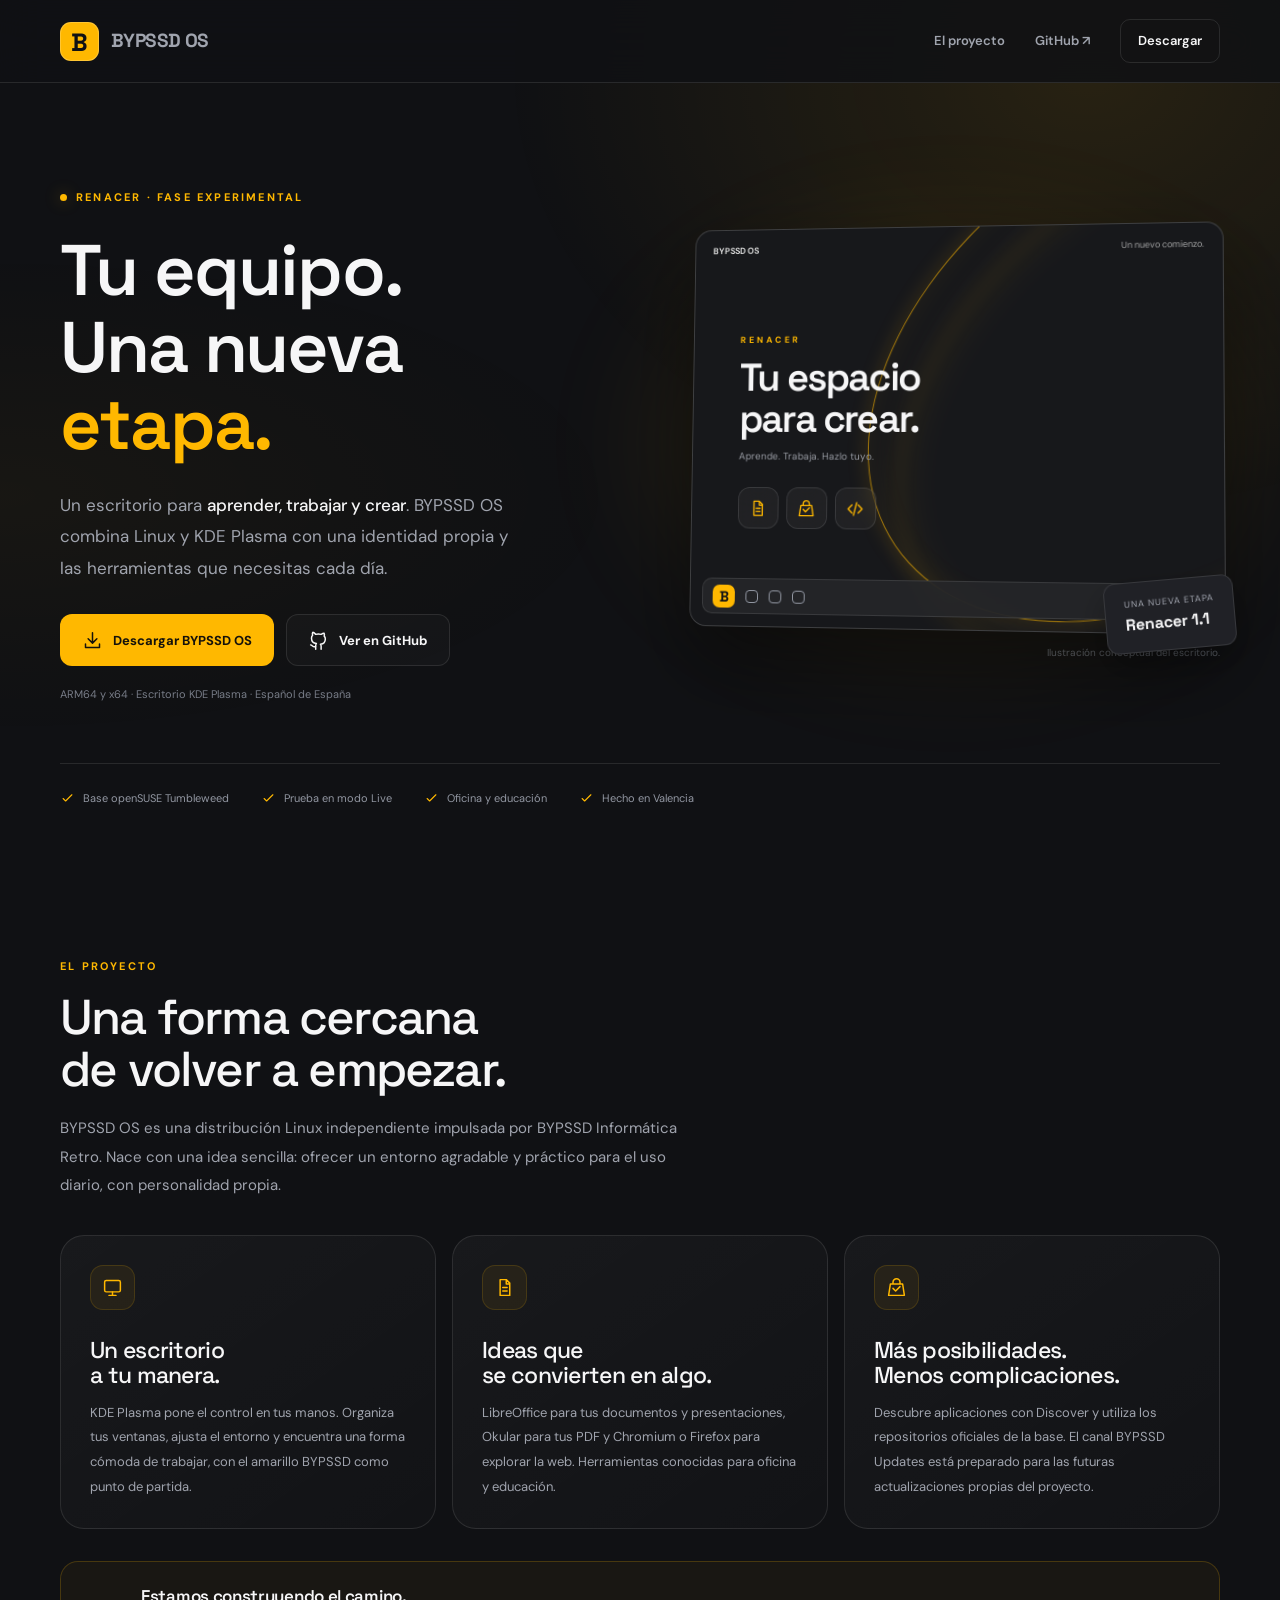
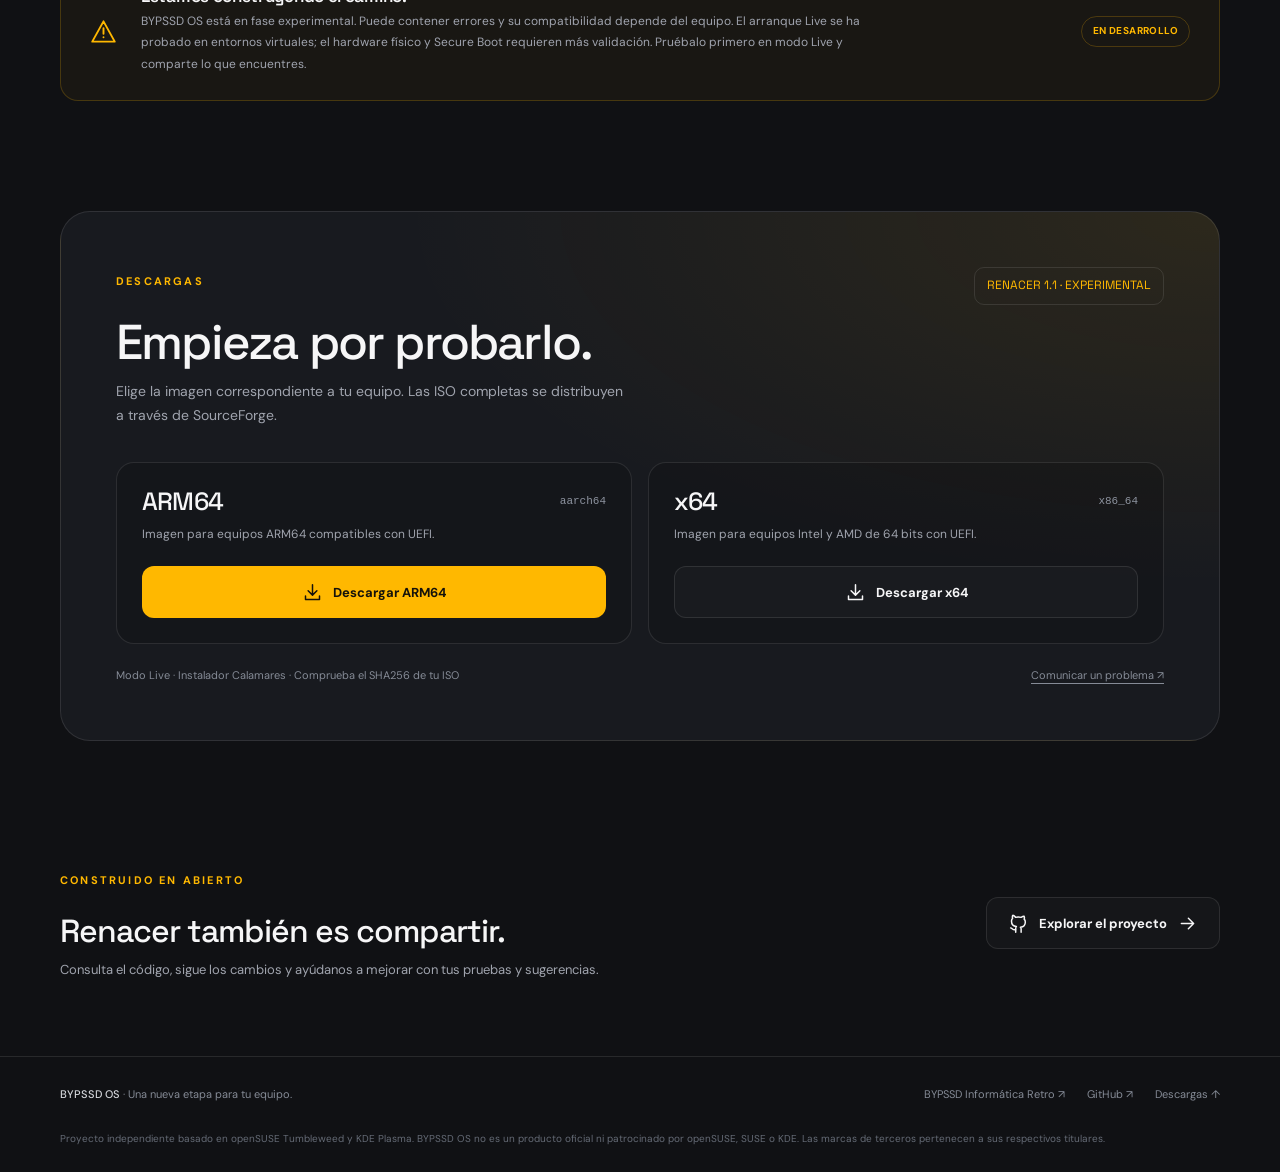
<file: index.html>
<!DOCTYPE html>
<html lang="es">
<head>
  <meta charset="UTF-8">
  <meta name="viewport" content="width=device-width, initial-scale=1">
  <meta name="theme-color" content="#101114">
  <meta name="description" content="BYPSSD OS Renacer: un sistema Linux con KDE Plasma para aprender, trabajar y dar una nueva etapa a tu equipo. Proyecto en fase experimental.">

  <title>BYPSSD OS — Renacer</title>

  <style>
    @import url('https://fonts.googleapis.com/css2?family=DM+Sans:wght@400;500;600;700&family=Space+Grotesk:wght@400;500;600;700&display=swap');

    :root {
      --yellow: #ffb800;
      --yellow-light: #ffd166;
      --background: #101114;
      --surface: #181a1f;
      --text: #f6f6f7;
      --muted: #a0a4ae;
      --border: rgba(255, 255, 255, .10);
      --radius: 24px;
      --heading: "Space Grotesk", sans-serif;
      --body: "DM Sans", sans-serif;
    }

    * { box-sizing: border-box; }

    html {
      scroll-behavior: smooth;
      scroll-padding-top: 100px;
    }

    body {
      margin: 0;
      background: var(--background);
      color: var(--text);
      font-family: var(--body);
      line-height: 1.65;
      -webkit-font-smoothing: antialiased;
    }

    body::before {
      content: "";
      position: fixed;
      inset: 0;
      z-index: -1;
      pointer-events: none;
      background:
        radial-gradient(ellipse at 85% 8%, rgba(255,184,0,.10), transparent 38%),
        radial-gradient(ellipse at 0% 55%, rgba(255,184,0,.035), transparent 35%);
    }

    a { color: inherit; text-decoration: none; }

    button, a { -webkit-tap-highlight-color: transparent; }

    a:focus-visible, button:focus-visible {
      outline: 3px solid var(--yellow);
      outline-offset: 6px;
    }

    ::selection {
      color: #101114;
      background: var(--yellow);
    }

    .container {
      width: min(1160px, calc(100% - 48px));
      margin-inline: auto;
    }

    .icon {
      width: 21px;
      height: 21px;
      fill: none;
      stroke: currentColor;
      stroke-width: 1.7;
      stroke-linecap: round;
      stroke-linejoin: round;
      flex-shrink: 0;
    }

    .header {
      position: sticky;
      top: 0;
      z-index: 20;
      border-bottom: 1px solid var(--border);
      background: rgba(16,17,20,.85);
      backdrop-filter: blur(20px);
    }

    .nav {
      min-height: 82px;
      display: flex;
      align-items: center;
      justify-content: space-between;
      gap: 24px;
    }

    .brand {
      display: inline-flex;
      align-items: center;
      gap: 12px;
      font-family: var(--heading);
      font-weight: 700;
      font-size: 19px;
      letter-spacing: -.6px;
    }

    .brand-mark {
      display: grid;
      place-items: center;
      width: 39px;
      height: 39px;
      color: #101114;
      background: var(--yellow);
      border-radius: 11px;
      font-size: 25px;
      font-weight: 700;
      box-shadow: inset 0 0 0 1px rgba(255,255,255,.2);
    }

    .brand span:last-child { color: var(--muted); }

    .nav-links {
      display: flex;
      align-items: center;
      gap: 30px;
      font-size: 13px;
      font-weight: 600;
      color: var(--muted);
    }

    .nav-links a { transition: color .2s; }
    .nav-links a:hover { color: var(--text); }

    .nav-links .nav-download {
      padding: 10px 17px;
      color: var(--text);
      border: 1px solid var(--border);
      border-radius: 10px;
    }

    .hero {
      position: relative;
      padding: 100px 0 70px;
      overflow: hidden;
    }

    .hero-grid {
      display: grid;
      grid-template-columns: 1.05fr 1fr;
      align-items: center;
      gap: 64px;
    }

    .eyebrow {
      display: inline-flex;
      align-items: center;
      gap: 9px;
      margin-bottom: 25px;
      color: var(--yellow);
      font-size: 11px;
      font-weight: 700;
      letter-spacing: 2.2px;
      text-transform: uppercase;
    }

    .dot {
      width: 7px;
      height: 7px;
      border-radius: 50%;
      background: currentColor;
      box-shadow: 0 0 16px rgba(255,184,0,.4);
    }

    h1, h2, h3, p { margin-top: 0; }

    h1, h2, h3 {
      font-family: var(--heading);
      line-height: 1.08;
      letter-spacing: -1.8px;
    }

    h1 {
      margin-bottom: 26px;
      font-size: clamp(54px, 5.6vw, 78px);
      font-weight: 600;
    }

    h1 em {
      color: var(--yellow);
      font-style: normal;
    }

    .hero-description {
      max-width: 450px;
      margin-bottom: 30px;
      color: var(--muted);
      font-size: 17px;
      line-height: 1.85;
    }

    .hero-description strong {
      color: var(--text);
      font-weight: 500;
    }

    .actions {
      display: flex;
      flex-wrap: wrap;
      gap: 12px;
    }

    .button {
      min-height: 52px;
      display: inline-flex;
      justify-content: center;
      align-items: center;
      gap: 10px;
      padding: 14px 21px;
      border: 1px solid transparent;
      border-radius: 12px;
      font: 700 13px var(--body);
      cursor: pointer;
      transition: transform .2s, background .2s, border-color .2s, box-shadow .2s;
    }

    .button:hover { transform: translateY(-3px); }

    .button-primary {
      color: #15120b;
      background: var(--yellow);
    }

    .button-primary:hover {
      background: var(--yellow-light);
      box-shadow: 0 8px 30px rgba(255,184,0,.17);
    }

    .button-secondary {
      background: rgba(255,255,255,.025);
      border-color: var(--border);
    }

    .button-secondary:hover {
      background: rgba(255,255,255,.06);
      border-color: rgba(255,255,255,.22);
    }

    .hero-note {
      margin: 19px 0 0;
      color: #777c87;
      font-size: 11px;
    }

    /* Ilustración conceptual del escritorio, construida con HTML y CSS. */

    .visual {
      position: relative;
      padding: 28px 0;
    }

    .visual::before {
      content: "";
      position: absolute;
      inset: 10% -5%;
      background: var(--yellow);
      opacity: .09;
      filter: blur(70px);
      border-radius: 50%;
    }

    .desktop {
      position: relative;
      aspect-ratio: 1.32;
      overflow: hidden;
      border: 1px solid rgba(255,255,255,.17);
      border-radius: 17px;
      background: #17181b;
      box-shadow: 0 35px 85px rgba(0,0,0,.5);
      transform: perspective(1200px) rotateY(-6deg) rotateX(3deg);
      animation: arrive 1s ease both;
    }

    .desktop::before,
    .desktop::after {
      content: "";
      position: absolute;
      width: 125%;
      height: 110%;
      left: 28%;
      top: -23%;
      border: 1px solid rgba(255,184,0,.62);
      border-radius: 50%;
      transform: rotate(-35deg);
      box-shadow:
        0 0 22px rgba(255,184,0,.15),
        inset 0 0 35px rgba(255,184,0,.06);
    }

    .desktop::after {
      left: 34%;
      top: -16%;
      border-width: 8px;
      border-color: rgba(255,184,0,.05);
      filter: blur(7px);
    }

    .desktop-top {
      position: relative;
      z-index: 2;
      display: flex;
      align-items: center;
      justify-content: space-between;
      padding: 14px 18px;
      font-size: 9px;
      color: rgba(255,255,255,.6);
    }

    .desktop-top strong {
      color: #eee;
      font-weight: 600;
    }

    .desktop-center {
      position: absolute;
      z-index: 2;
      inset: 20% 9% 18%;
      display: flex;
      flex-direction: column;
      justify-content: center;
    }

    .desktop-label {
      color: var(--yellow);
      font-size: 9px;
      font-weight: 700;
      letter-spacing: 3px;
    }

    .desktop-title {
      margin: 10px 0 8px;
      font-family: var(--heading);
      font-size: clamp(30px, 3.1vw, 45px);
      font-weight: 600;
      line-height: 1.07;
      letter-spacing: -1.8px;
    }

    .desktop-subtitle {
      color: #989ba3;
      font-size: 10px;
    }

    .desktop-widgets {
      display: flex;
      gap: 8px;
      margin-top: 23px;
    }

    .mini-app {
      display: grid;
      place-items: center;
      width: 42px;
      height: 42px;
      border: 1px solid rgba(255,255,255,.11);
      border-radius: 12px;
      background: rgba(255,255,255,.045);
      backdrop-filter: blur(10px);
    }

    .mini-app .icon {
      width: 19px;
      height: 19px;
      color: var(--yellow);
    }

    .desktop-panel {
      position: absolute;
      z-index: 3;
      left: 12px;
      right: 12px;
      bottom: 12px;
      display: flex;
      align-items: center;
      justify-content: space-between;
      min-height: 36px;
      padding: 5px 10px;
      border: 1px solid rgba(255,255,255,.1);
      border-radius: 10px;
      background: rgba(38,39,43,.86);
      backdrop-filter: blur(15px);
    }

    .panel-apps {
      display: flex;
      align-items: center;
      gap: 11px;
    }

    .panel-launcher {
      display: grid;
      place-items: center;
      width: 23px;
      height: 23px;
      border-radius: 7px;
      color: #141414;
      background: var(--yellow);
      font-family: var(--heading);
      font-size: 15px;
      font-weight: 700;
    }

    .panel-item {
      width: 13px;
      height: 13px;
      border: 1.5px solid #9297a2;
      border-radius: 4px;
    }

    .panel-time {
      font-size: 9px;
      color: #d0d2d6;
    }

    .visual-caption {
      margin: 16px 0 0;
      text-align: right;
      color: #686e79;
      font-size: 10px;
    }

    .release-sticker {
      position: absolute;
      z-index: 5;
      right: -15px;
      bottom: 40px;
      padding: 14px 19px;
      border: 1px solid var(--border);
      border-radius: 12px;
      background: #202126;
      box-shadow: 0 15px 35px rgba(0,0,0,.3);
      transform: rotate(-5deg);
    }

    .release-sticker small {
      display: block;
      color: var(--muted);
      font-size: 9px;
      text-transform: uppercase;
      letter-spacing: 1px;
    }

    .release-sticker strong {
      font-family: var(--heading);
      font-size: 16px;
    }

    .facts {
      display: flex;
      flex-wrap: wrap;
      gap: 12px 32px;
      margin-top: 60px;
      padding-top: 25px;
      border-top: 1px solid var(--border);
      color: #9297a2;
      font-size: 11px;
    }

    .facts span {
      display: inline-flex;
      align-items: center;
      gap: 8px;
    }

    .facts svg { width: 15px; height: 15px; color: var(--yellow); }

    section { padding: 75px 0; }

    .section-heading {
      max-width: 650px;
      margin-bottom: 35px;
    }

    .section-heading .eyebrow { margin-bottom: 15px; }

    h2 {
      margin-bottom: 18px;
      font-size: clamp(32px, 4vw, 49px);
      font-weight: 500;
    }

    .section-heading > p {
      margin-bottom: 0;
      color: var(--muted);
      font-size: 15px;
      line-height: 1.9;
    }

    .features {
      display: grid;
      grid-template-columns: repeat(3, 1fr);
      gap: 16px;
    }

    .feature {
      padding: 29px;
      border: 1px solid var(--border);
      border-radius: var(--radius);
      background: linear-gradient(145deg, rgba(255,255,255,.035), rgba(255,255,255,.012));
      transition: transform .25s, border-color .25s;
    }

    .feature:hover {
      transform: translateY(-5px);
      border-color: rgba(255,184,0,.3);
    }

    .feature-icon {
      display: grid;
      place-items: center;
      width: 45px;
      height: 45px;
      margin-bottom: 28px;
      border: 1px solid rgba(255,184,0,.15);
      border-radius: 13px;
      color: var(--yellow);
      background: rgba(255,184,0,.065);
    }

    .feature h3 {
      margin-bottom: 13px;
      font-size: 23px;
      font-weight: 500;
      letter-spacing: -.7px;
    }

    .feature p {
      margin-bottom: 0;
      color: var(--muted);
      font-size: 13px;
      line-height: 1.9;
    }

    .experimental {
      display: grid;
      grid-template-columns: auto 1fr auto;
      align-items: center;
      gap: 24px;
      margin-top: 32px;
      padding: 25px 29px;
      border: 1px solid rgba(255,184,0,.2);
      border-radius: 18px;
      background: rgba(255,184,0,.04);
    }

    .experimental > .icon { color: var(--yellow); width: 27px; height: 27px; }

    .experimental h3 {
      margin-bottom: 5px;
      font-size: 17px;
      font-weight: 600;
      letter-spacing: -.3px;
    }

    .experimental p {
      max-width: 720px;
      margin-bottom: 0;
      color: var(--muted);
      font-size: 12px;
      line-height: 1.8;
    }

    .status-pill {
      flex-shrink: 0;
      padding: 6px 11px;
      border: 1px solid rgba(255,184,0,.22);
      border-radius: 99px;
      color: var(--yellow);
      font-size: 10px;
      font-weight: 700;
      letter-spacing: .4px;
    }

    .download-section { padding-top: 35px; }

    .download-box {
      position: relative;
      padding: 55px;
      overflow: hidden;
      border: 1px solid var(--border);
      border-radius: 30px;
      background:
        radial-gradient(ellipse at 100% 0%, rgba(255,184,0,.09), transparent 50%),
        var(--surface);
    }

    .download-header {
      display: flex;
      align-items: start;
      justify-content: space-between;
      gap: 30px;
      margin-bottom: 35px;
    }

    .download-header h2 { margin-bottom: 12px; }

    .download-header p {
      max-width: 510px;
      margin-bottom: 0;
      color: var(--muted);
      font-size: 14px;
    }

    .version {
      padding: 8px 12px;
      border: 1px solid var(--border);
      border-radius: 10px;
      color: var(--yellow);
      font-family: var(--heading);
      font-size: 12px;
      white-space: nowrap;
    }

    .downloads {
      display: grid;
      grid-template-columns: repeat(2, 1fr);
      gap: 16px;
    }

    .download-card {
      padding: 25px;
      border: 1px solid var(--border);
      border-radius: 18px;
      background: rgba(0,0,0,.15);
    }

    .download-card-top {
      display: flex;
      align-items: center;
      justify-content: space-between;
      gap: 16px;
      margin-bottom: 10px;
    }

    .download-card h3 {
      margin-bottom: 0;
      font-size: 25px;
      font-weight: 500;
      letter-spacing: -.8px;
    }

    .architecture {
      color: #8d939f;
      font-family: monospace;
      font-size: 11px;
    }

    .download-card p {
      margin-bottom: 22px;
      color: var(--muted);
      font-size: 12px;
    }

    .download-card .button { width: 100%; }

    .download-details {
      display: flex;
      flex-wrap: wrap;
      justify-content: space-between;
      gap: 10px;
      margin-top: 22px;
      color: #858b96;
      font-size: 11px;
    }

    .download-details a {
      text-decoration: underline;
      text-underline-offset: 4px;
    }

    .community {
      display: flex;
      align-items: center;
      justify-content: space-between;
      gap: 35px;
      padding-block: 50px 75px;
    }

    .community h2 {
      margin-bottom: 11px;
      font-size: 32px;
      letter-spacing: -1px;
    }

    .community p {
      margin-bottom: 0;
      color: var(--muted);
      font-size: 13px;
    }

    .community .button { flex-shrink: 0; }

    footer {
      border-top: 1px solid var(--border);
      padding: 28px 0;
    }

    .footer-content {
      display: flex;
      justify-content: space-between;
      align-items: center;
      gap: 24px;
      color: #858b96;
      font-size: 11px;
    }

    .footer-content strong { color: #d4d6db; font-weight: 500; }

    .footer-links {
      display: flex;
      gap: 22px;
      flex-wrap: wrap;
    }

    .footer-links a:hover { color: var(--yellow); }

    .attribution {
      padding-bottom: 25px;
      color: #656b76;
      font-size: 10px;
    }

    .attribution p { margin: 0; }

    @keyframes arrive {
      from {
        opacity: 0;
        transform: perspective(1200px) rotateY(-6deg) rotateX(3deg) translateY(20px);
      }
      to {
        opacity: 1;
        transform: perspective(1200px) rotateY(-6deg) rotateX(3deg) translateY(0);
      }
    }

    @media (min-width: 1500px) {
      .hero { padding-top: 130px; }
    }

    @media (max-width: 950px) {
      .hero-grid { gap: 32px; }
      h1 { font-size: 58px; }
      .hero-description { font-size: 15px; }
      .feature { padding: 24px; }
      .experimental { grid-template-columns: auto 1fr; }
      .experimental .status-pill { display: none; }
      .download-box { padding: 35px; }
    }

    @media (max-width: 760px) {
      .container { width: min(580px, calc(100% - 36px)); }
      .nav { min-height: 72px; }
      .nav-links { gap: 16px; }
      .nav-links .desktop-link { display: none; }

      .hero { padding: 65px 0 35px; }

      .hero-grid {
        grid-template-columns: 1fr;
        gap: 40px;
      }

      h1 { font-size: clamp(51px, 11vw, 74px); }

      .hero-description { max-width: 480px; font-size: 16px; }
      .visual { width: 94%; margin-inline: auto; padding: 5px 0 15px; }
      .desktop { aspect-ratio: 1.5; }
      .desktop-title { font-size: clamp(29px, 7vw, 45px); }
      .release-sticker { right: -10px; bottom: 25px; padding: 10px 15px; }

      .facts { margin-top: 30px; gap: 12px 23px; }

      section { padding: 50px 0; }
      .features { grid-template-columns: 1fr; }
      .feature { padding: 27px; }
      .feature-icon { margin-bottom: 20px; }
      .feature h3 { font-size: 25px; }

      .experimental { align-items: start; padding: 23px; gap: 16px; }

      .download-box { padding: 28px 22px; border-radius: 23px; }
      .download-header { gap: 15px; }
      .download-header h2 { font-size: 32px; }
      .download-header .version { display: none; }
      .downloads { grid-template-columns: 1fr; }

      .community {
        flex-direction: column;
        align-items: start;
        gap: 24px;
        padding-block: 20px 55px;
      }

      .footer-content { flex-direction: column; align-items: start; gap: 14px; }
      .attribution { padding-top: 0; }
    }

    @media (prefers-reduced-motion: reduce) {
      html { scroll-behavior: auto; }
      *, *::before, *::after {
        animation: none !important;
        transition: none !important;
      }
    }
  </style>
</head>

<body>

  <!-- Iconos propios: no se necesitan librerías externas. -->
  <svg xmlns="http://www.w3.org/2000/svg" style="display:none" aria-hidden="true">
    <symbol id="i-download" viewBox="0 0 24 24">
      <path d="M12 3v12m-5-5 5 5 5-5M4 16v4h16v-4"/>
    </symbol>
    <symbol id="i-github" viewBox="0 0 24 24">
      <path d="M9 19c-4 1-4-2-6-2m12 5v-3.4a3 3 0 0 0-.8-2.3c2.7-.3 5.6-1.3 5.6-6a4.7 4.7 0 0 0-1.3-3.3 4.3 4.3 0 0 0-.1-3.3s-1-.3-3.4 1.3a11.5 11.5 0 0 0-6.2 0C6.4 2.4 5.4 2.7 5.4 2.7A4.3 4.3 0 0 0 5.3 6a4.7 4.7 0 0 0-1.3 3.3c0 4.7 2.9 5.7 5.6 6a3 3 0 0 0-.8 2.3V22"/>
    </symbol>
    <symbol id="i-desktop" viewBox="0 0 24 24">
      <rect x="3" y="4" width="18" height="13" rx="2"/>
      <path d="M8 21h8m-4-4v4"/>
    </symbol>
    <symbol id="i-document" viewBox="0 0 24 24">
      <path d="M7 3h7l4 4v14H7zM14 3v5h4M10 12h5m-5 4h5"/>
    </symbol>
    <symbol id="i-store" viewBox="0 0 24 24">
      <path d="M5 8h14l2 13H3zM8 8V6a4 4 0 0 1 8 0v2m-8 5 3 3 5-5"/>
    </symbol>
    <symbol id="i-arrow" viewBox="0 0 24 24">
      <path d="M5 12h14m-6-6 6 6-6 6"/>
    </symbol>
    <symbol id="i-warning" viewBox="0 0 24 24">
      <path d="m12 3 10 18H2zM12 9v5m0 3v.1"/>
    </symbol>
    <symbol id="i-check" viewBox="0 0 24 24">
      <path d="m5 12 4 4L19 6"/>
    </symbol>
    <symbol id="i-code" viewBox="0 0 24 24">
      <path d="m8 7-5 5 5 5m8-10 5 5-5 5M14 4l-4 16"/>
    </symbol>
  </svg>

  <header class="header">
    <nav class="container nav" aria-label="Navegación principal">
      <a href="#" class="brand" aria-label="BYPSSD OS, inicio">
        <!-- Puedes sustituir este monograma por tu logo PNG o SVG. -->
        <span class="brand-mark" aria-hidden="true">B</span>
        <span>BYPSSD <span>OS</span></span>
      </a>

      <div class="nav-links">
        <a class="desktop-link" href="#que-es">El proyecto</a>
        <a class="desktop-link" href="https://github.com/bypssd/bypssd-os" target="_blank" rel="noopener noreferrer">GitHub ↗</a>
        <a class="nav-download" href="#descargas">Descargar</a>
      </div>
    </nav>
  </header>

  <main>
    <div class="hero">
      <div class="container">
        <div class="hero-grid">
          <div>
            <div class="eyebrow">
              <span class="dot" aria-hidden="true"></span>
              Renacer · Fase experimental
            </div>

            <h1>Tu equipo.<br>Una nueva<br><em>etapa.</em></h1>

            <p class="hero-description">
              Un escritorio para <strong>aprender, trabajar y crear</strong>.
              BYPSSD OS combina Linux y KDE Plasma con una identidad propia
              y las herramientas que necesitas cada día.
            </p>

            <div class="actions">
              <a class="button button-primary" href="#descargas">
                <svg class="icon" aria-hidden="true"><use href="#i-download"/></svg>
                Descargar BYPSSD OS
              </a>

              <a class="button button-secondary" href="https://github.com/bypssd/bypssd-os" target="_blank" rel="noopener noreferrer">
                <svg class="icon" aria-hidden="true"><use href="#i-github"/></svg>
                Ver en GitHub
              </a>
            </div>

            <p class="hero-note">ARM64 y x64 · Escritorio KDE Plasma · Español de España</p>
          </div>

          <div class="visual" aria-label="Ilustración conceptual del escritorio BYPSSD OS">
            <div class="desktop">
              <div class="desktop-top">
                <strong>BYPSSD OS</strong>
                <span>Un nuevo comienzo.</span>
              </div>

              <div class="desktop-center">
                <span class="desktop-label">RENACER</span>
                <div class="desktop-title">Tu espacio<br>para crear.</div>
                <span class="desktop-subtitle">Aprende. Trabaja. Hazlo tuyo.</span>

                <div class="desktop-widgets" aria-hidden="true">
                  <div class="mini-app"><svg class="icon"><use href="#i-document"/></svg></div>
                  <div class="mini-app"><svg class="icon"><use href="#i-store"/></svg></div>
                  <div class="mini-app"><svg class="icon"><use href="#i-code"/></svg></div>
                </div>
              </div>

              <div class="desktop-panel" aria-hidden="true">
                <div class="panel-apps">
                  <span class="panel-launcher">B</span>
                  <span class="panel-item"></span>
                  <span class="panel-item"></span>
                  <span class="panel-item"></span>
                </div>
                <span class="panel-time">BYPSSD OS · Plasma</span>
              </div>
            </div>

            <div class="release-sticker">
              <small>Una nueva etapa</small>
              <strong>Renacer 1.1</strong>
            </div>

            <p class="visual-caption">Ilustración conceptual del escritorio.</p>
          </div>
        </div>

        <div class="facts" aria-label="Características principales">
          <span><svg class="icon" aria-hidden="true"><use href="#i-check"/></svg>Base openSUSE Tumbleweed</span>
          <span><svg class="icon" aria-hidden="true"><use href="#i-check"/></svg>Prueba en modo Live</span>
          <span><svg class="icon" aria-hidden="true"><use href="#i-check"/></svg>Oficina y educación</span>
          <span><svg class="icon" aria-hidden="true"><use href="#i-check"/></svg>Hecho en Valencia</span>
        </div>
      </div>
    </div>

    <section id="que-es">
      <div class="container">
        <div class="section-heading">
          <div class="eyebrow">El proyecto</div>
          <h2>Una forma cercana<br>de volver a empezar.</h2>
          <p>
            BYPSSD OS es una distribución Linux independiente impulsada por
            BYPSSD Informática Retro. Nace con una idea sencilla: ofrecer un
            entorno agradable y práctico para el uso diario, con personalidad propia.
          </p>
        </div>

        <div class="features">
          <article class="feature">
            <div class="feature-icon">
              <svg class="icon" aria-hidden="true"><use href="#i-desktop"/></svg>
            </div>
            <h3>Un escritorio<br>a tu manera.</h3>
            <p>
              KDE Plasma pone el control en tus manos. Organiza tus ventanas,
              ajusta el entorno y encuentra una forma cómoda de trabajar,
              con el amarillo BYPSSD como punto de partida.
            </p>
          </article>

          <article class="feature">
            <div class="feature-icon">
              <svg class="icon" aria-hidden="true"><use href="#i-document"/></svg>
            </div>
            <h3>Ideas que<br>se convierten en algo.</h3>
            <p>
              LibreOffice para tus documentos y presentaciones, Okular para
              tus PDF y Chromium o Firefox para explorar la web.
              Herramientas conocidas para oficina y educación.
            </p>
          </article>

          <article class="feature">
            <div class="feature-icon">
              <svg class="icon" aria-hidden="true"><use href="#i-store"/></svg>
            </div>
            <h3>Más posibilidades.<br>Menos complicaciones.</h3>
            <p>
              Descubre aplicaciones con Discover y utiliza los repositorios
              oficiales de la base. El canal BYPSSD Updates está preparado
              para las futuras actualizaciones propias del proyecto.
            </p>
          </article>
        </div>

        <aside class="experimental" aria-label="Estado experimental del proyecto">
          <svg class="icon" aria-hidden="true"><use href="#i-warning"/></svg>
          <div>
            <h3>Estamos construyendo el camino.</h3>
            <p>
              BYPSSD OS está en fase experimental. Puede contener errores y su
              compatibilidad depende del equipo. El arranque Live se ha probado
              en entornos virtuales; el hardware físico y Secure Boot requieren
              más validación. Pruébalo primero en modo Live y comparte lo que encuentres.
            </p>
          </div>
          <span class="status-pill">EN DESARROLLO</span>
        </aside>
      </div>
    </section>

    <section id="descargas" class="download-section">
      <div class="container">
        <div class="download-box">
          <div class="download-header">
            <div>
              <div class="eyebrow">Descargas</div>
              <h2>Empieza por probarlo.</h2>
              <p>
                Elige la imagen correspondiente a tu equipo.
                Las ISO completas se distribuyen a través de SourceForge.
              </p>
            </div>
            <span class="version">RENACER 1.1 · EXPERIMENTAL</span>
          </div>

          <div class="downloads">
            <article class="download-card">
              <div class="download-card-top">
                <h3>ARM64</h3>
                <span class="architecture">aarch64</span>
              </div>
              <p>Imagen para equipos ARM64 compatibles con UEFI.</p>

              <!--
                SUSTITUYE el href por el enlace real de SourceForge.
                Puedes usar la URL directa de la ISO terminada en /download.
              -->
              <a class="button button-primary" href="URL_SOURCEFORGE_ARM64">
                <svg class="icon" aria-hidden="true"><use href="#i-download"/></svg>
                Descargar ARM64
              </a>
            </article>

            <article class="download-card">
              <div class="download-card-top">
                <h3>x64</h3>
                <span class="architecture">x86_64</span>
              </div>
              <p>Imagen para equipos Intel y AMD de 64 bits con UEFI.</p>

              <!-- SUSTITUYE el href por el enlace real de SourceForge. -->
              <a class="button button-secondary" href="URL_SOURCEFORGE_X64">
                <svg class="icon" aria-hidden="true"><use href="#i-download"/></svg>
                Descargar x64
              </a>
            </article>
          </div>

          <div class="download-details">
            <span>Modo Live · Instalador Calamares · Comprueba el SHA256 de tu ISO</span>
            <a href="https://github.com/bypssd/bypssd-os/issues" target="_blank" rel="noopener noreferrer">
              Comunicar un problema ↗
            </a>
          </div>
        </div>
      </div>
    </section>

    <section class="container community">
      <div>
        <div class="eyebrow">Construido en abierto</div>
        <h2>Renacer también es compartir.</h2>
        <p>
          Consulta el código, sigue los cambios y ayúdanos a mejorar
          con tus pruebas y sugerencias.
        </p>
      </div>

      <a class="button button-secondary" href="https://github.com/bypssd/bypssd-os" target="_blank" rel="noopener noreferrer">
        <svg class="icon" aria-hidden="true"><use href="#i-github"/></svg>
        Explorar el proyecto
        <svg class="icon" aria-hidden="true"><use href="#i-arrow"/></svg>
      </a>
    </section>
  </main>

  <footer>
    <div class="container footer-content">
      <div><strong>BYPSSD OS</strong> · Una nueva etapa para tu equipo.</div>

      <div class="footer-links">
        <a href="https://bypssd.com" target="_blank" rel="noopener noreferrer">BYPSSD Informática Retro ↗</a>
        <a href="https://github.com/bypssd/bypssd-os" target="_blank" rel="noopener noreferrer">GitHub ↗</a>
        <a href="#descargas">Descargas ↑</a>
      </div>
    </div>
  </footer>

  <div class="container attribution">
    <p>
      Proyecto independiente basado en openSUSE Tumbleweed y KDE Plasma.
      BYPSSD OS no es un producto oficial ni patrocinado por openSUSE, SUSE o KDE.
      Las marcas de terceros pertenecen a sus respectivos titulares.
    </p>
  </div>

</body>
</html>
</file>
